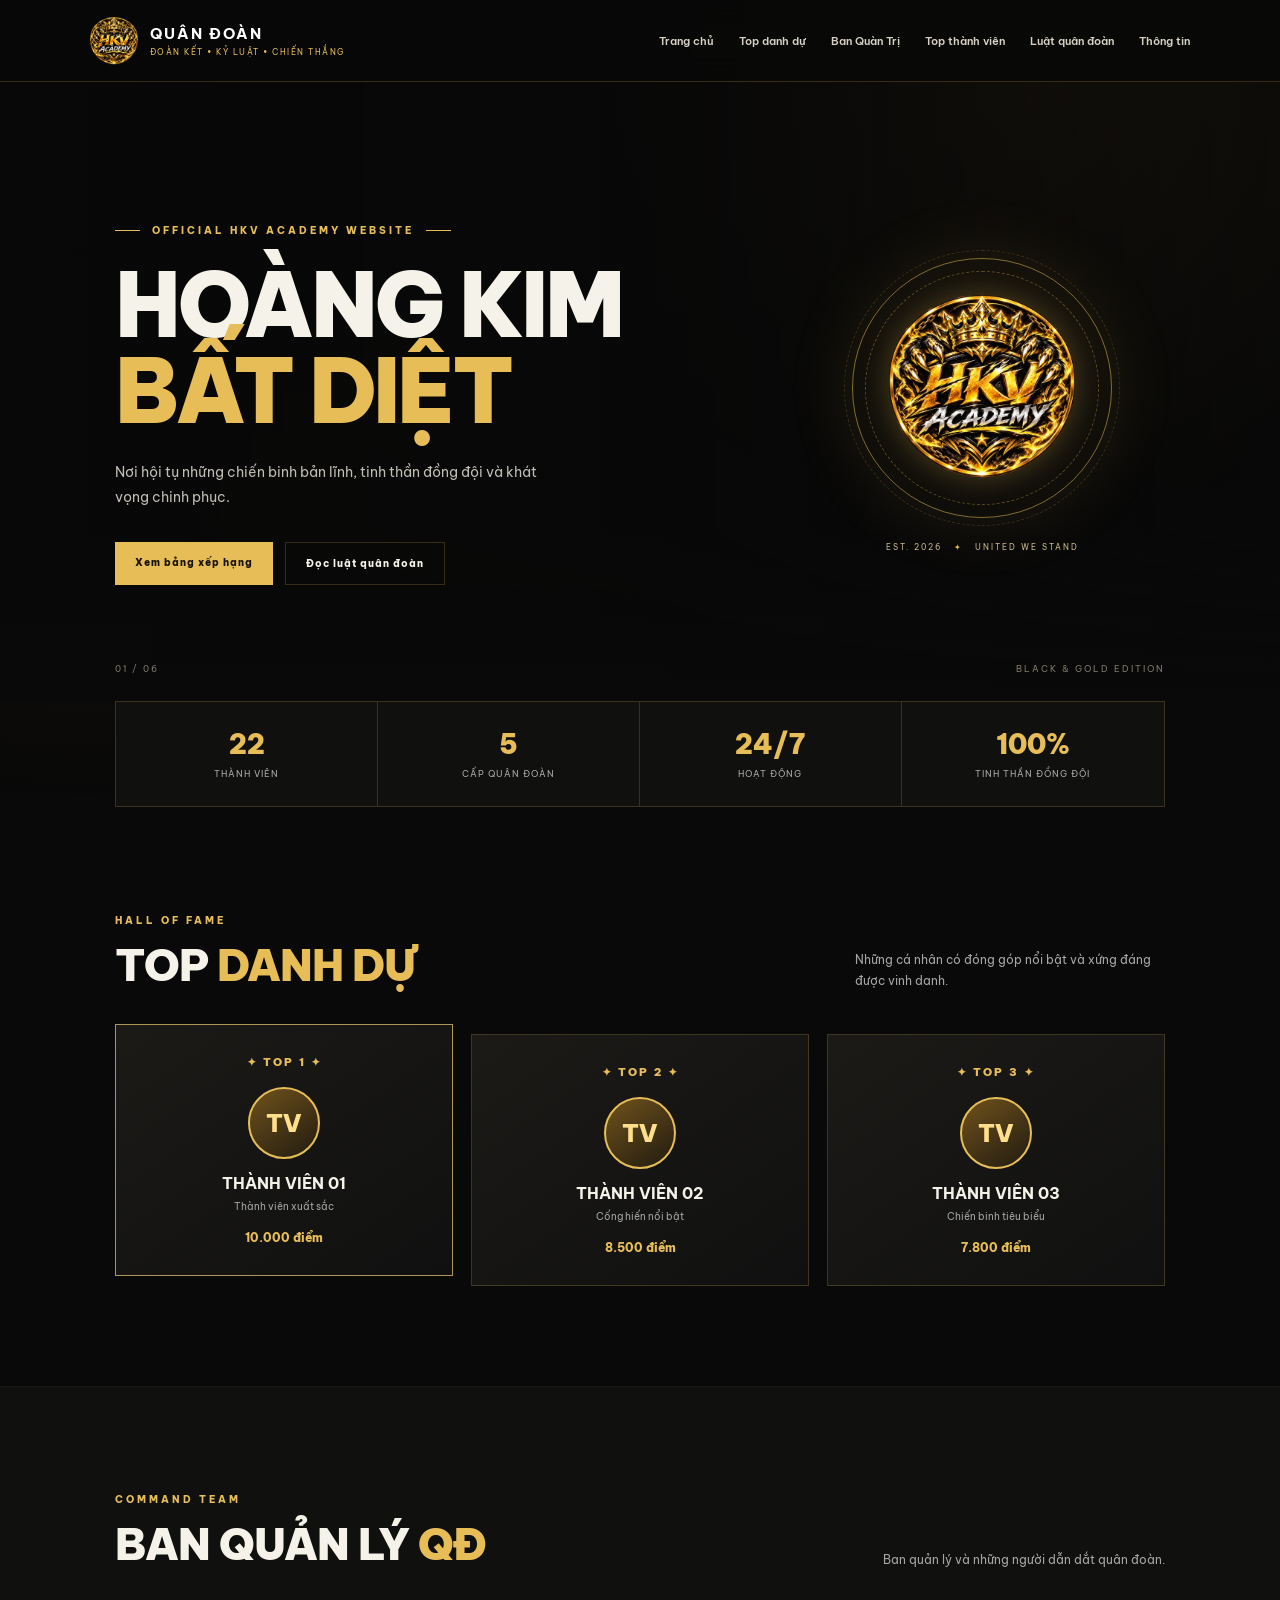
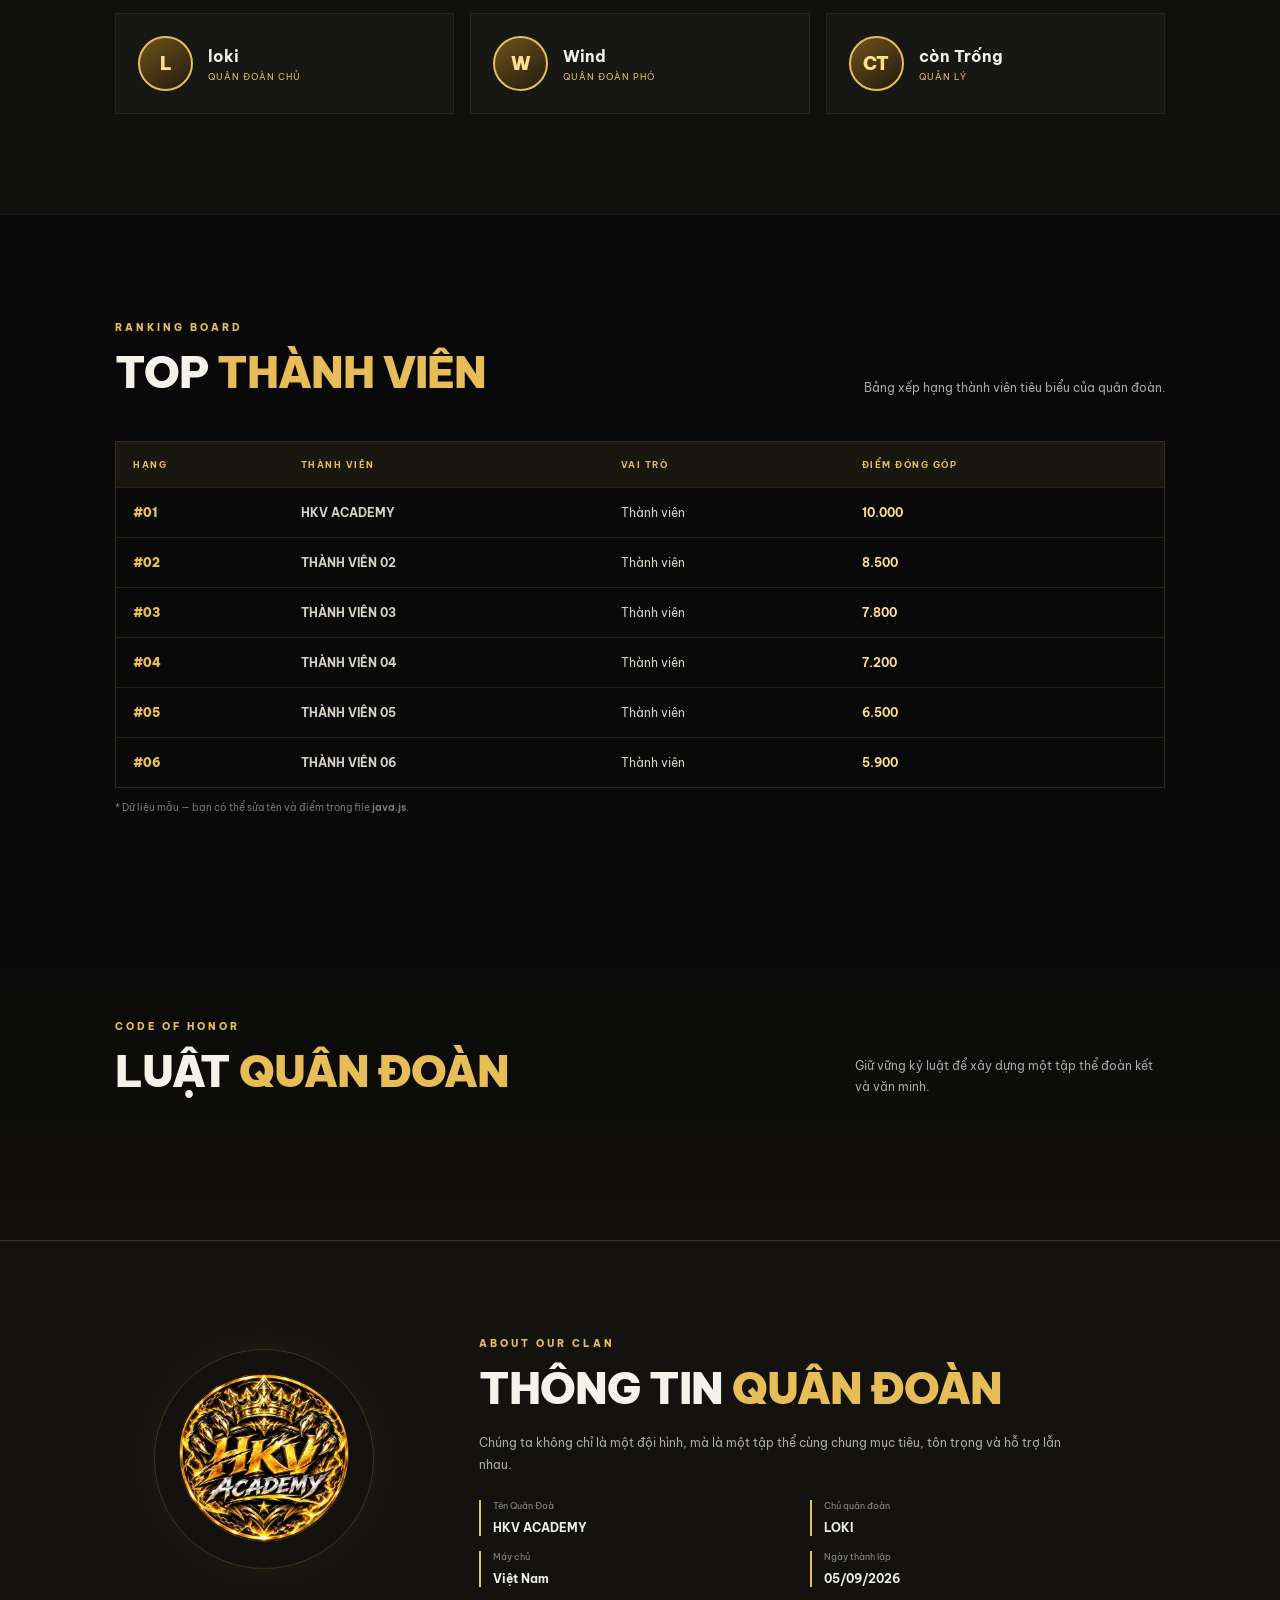
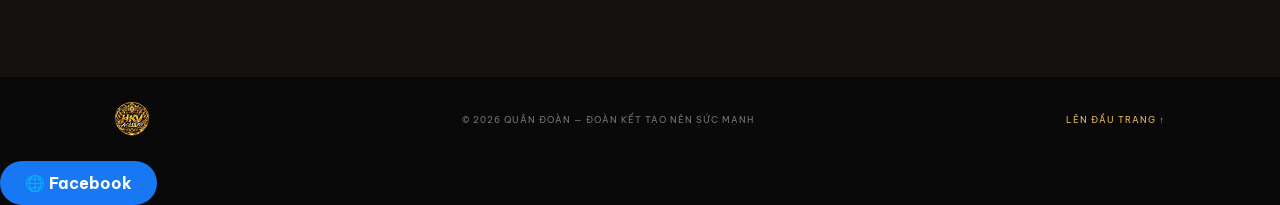
<file: index.html>
<!DOCTYPE html>
<html lang="vi">
<head>
  <meta charset="UTF-8">
  <meta name="viewport" content="width=device-width, initial-scale=1.0">
  <meta name="theme-color" content="#090909">
  <title>QUÂN ĐOÀN | Trang chủ</title>
  <link rel="stylesheet" href="style.css">
</head>
<body>
  <div class="bg-glow"></div>
  <header class="site-header">
    <a class="brand" href="#home">
      <img src="logo.png" alt="Logo Quân Đoàn" class="brand-logo">
      <span><b>QUÂN ĐOÀN</b><small>ĐOÀN KẾT • KỶ LUẬT • CHIẾN THẮNG</small></span>
    </a>
    <button class="menu-toggle" id="menuToggle" aria-label="Mở menu">☰</button>
    <nav id="mainNav">
      <a href="#home">Trang chủ</a>
      <a href="#honor">Top danh dự</a>
      <a href="#leaders">Ban Quàn Trị</a>
      <a href="#members">Top thành viên</a>
      <a href="#rules">Luật quân đoàn</a>
      <a href="#about">Thông tin</a>
    </nav>
  </header>

  <main>
    <section class="hero" id="home">
      <div class="hero-content">
        <div class="eyebrow"><span></span> OFFICIAL HKV ACADEMY WEBSITE <span></span></div>
        <h1>HOÀNG KIM <br><em>BẤT DIỆT</em></h1>
        <p>Nơi hội tụ những chiến binh bản lĩnh, tinh thần đồng đội và khát vọng chinh phục.</p>
        <div class="hero-actions">
          <a class="btn btn-gold" href="#members">Xem bảng xếp hạng</a>
          <a class="btn btn-outline" href="#rules">Đọc luật quân đoàn</a>
        </div>
      </div>
      <div class="hero-mark">
        <div class="mark-ring"><img src="logo.png" alt="Biểu tượng quân đoàn"></div>
        <div class="mark-caption">EST. 2026 <span>✦</span> UNITED WE STAND</div>
      </div>
      <div class="hero-bottom"><span>01 / 06</span><span>BLACK & GOLD EDITION</span></div>
    </section>

    <section class="stats" aria-label="Thống kê quân đoàn">
      <div><strong id="statMembers">50</strong><span>Thành viên</span></div>
      <div><strong id="statLevel">10</strong><span>Cấp quân đoàn</span></div>
      <div><strong>24/7</strong><span>Hoạt động</span></div>
      <div><strong>100%</strong><span>Tinh thần đồng đội</span></div>
    </section>

    <section class="section" id="honor">
      <div class="section-heading">
        <div><span class="kicker">HALL OF FAME</span><h2>TOP <em>DANH DỰ</em></h2></div>
        <p>Những cá nhân có đóng góp nổi bật và xứng đáng được vinh danh.</p>
      </div>
      <div class="podium-grid" id="honorList"></div>
    </section>

    <section class="section dark-section" id="leaders">
      <div class="section-heading">
        <div><span class="kicker">COMMAND TEAM</span><h2>BAN QUẢN LÝ <em>QĐ</em></h2></div>
        <p>Ban quản lý và những người dẫn dắt quân đoàn.</p>
      </div>
      <div class="leader-grid" id="leaderList"></div>
    </section>

    <section class="section" id="members">
      <div class="section-heading">
        <div><span class="kicker">RANKING BOARD</span><h2>TOP <em>THÀNH VIÊN</em></h2></div>
        <p>Bảng xếp hạng thành viên tiêu biểu của quân đoàn.</p>
      </div>
      <div class="table-wrap">
        <table>
          <thead><tr><th>HẠNG</th><th>THÀNH VIÊN</th><th>VAI TRÒ</th><th>ĐIỂM ĐÓNG GÓP</th></tr></thead>
          <tbody id="memberTable"></tbody>
        </table>
      </div>
      <p class="edit-note">* Dữ liệu mẫu — bạn có thể sửa tên và điểm trong file <b>java.js</b>.</p>
    </section>

    <section class="section rules-section" id="rules">
      <div class="section-heading">
        <div><span class="kicker">CODE OF HONOR</span><h2>LUẬT <em>QUÂN ĐOÀN</em></h2></div>
        <p>Giữ vững kỷ luật để xây dựng một tập thể đoàn kết và văn minh.</p>
      </div>
      <div class="rules-grid" id="rulesList"></div>
    </section>

    <section class="about-section" id="about">
      <div class="about-logo"><img src="logo.png" alt="Logo quân đoàn"></div>
      <div class="about-copy">
        <span class="kicker">ABOUT OUR CLAN</span>
        <h2>THÔNG TIN <em>QUÂN ĐOÀN</em></h2>
        <p class="about-description">Chúng ta không chỉ là một đội hình, mà là một tập thể cùng chung mục tiêu, tôn trọng và hỗ trợ lẫn nhau.</p>
        <div class="info-grid">
          <div><span>Tên Quân Đoà<nav></nav></span><b id="clanName">HKV ACADEMY</b></div>
          <div><span>Chủ quân đoàn</span><b id="clanLeader">LOKI</b></div>
          <div><span>Máy chủ</span><b id="clanServer">Việt Nam</b></div>
          <div><span>Ngày thành lập</span><b id="clanDate">5/9/2026</b></div>
        </div>
      </div>
    </section>
  </main>

  <footer>
    <img src="logo.png" alt="" class="footer-logo">
    <p>© <span id="year"></span> QUÂN ĐOÀN — ĐOÀN KẾT TẠO NÊN SỨC MẠNH</p>
    <a href="#home">LÊN ĐẦU TRANG ↑</a>
  </footer>
  <script src="java.js"></script>
  <a href="https://www.facebook.com/share/1FVz436ten/?mibextid=wwXIfr"
   target="_blank"
   rel="noopener noreferrer"
   class="facebook-btn">
   🌐 Facebook
</a>
</body>
</html>
</file>
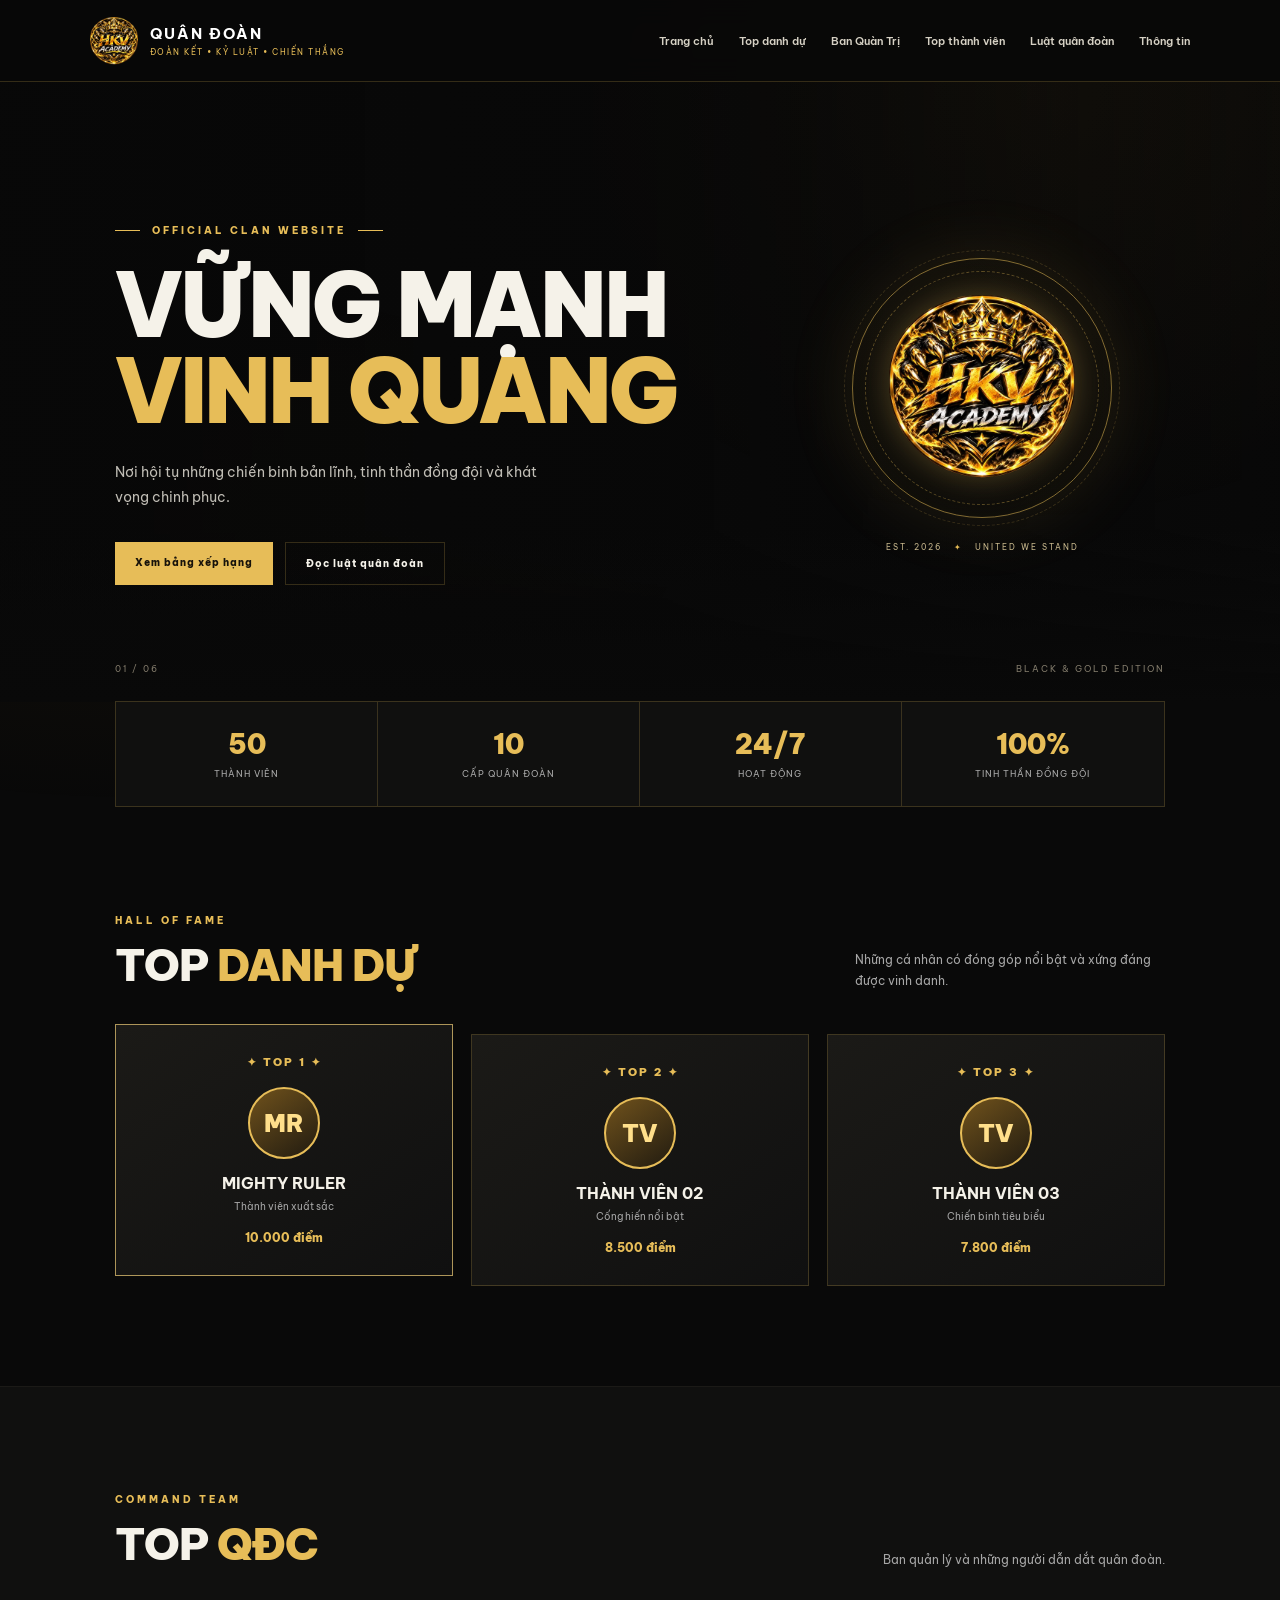
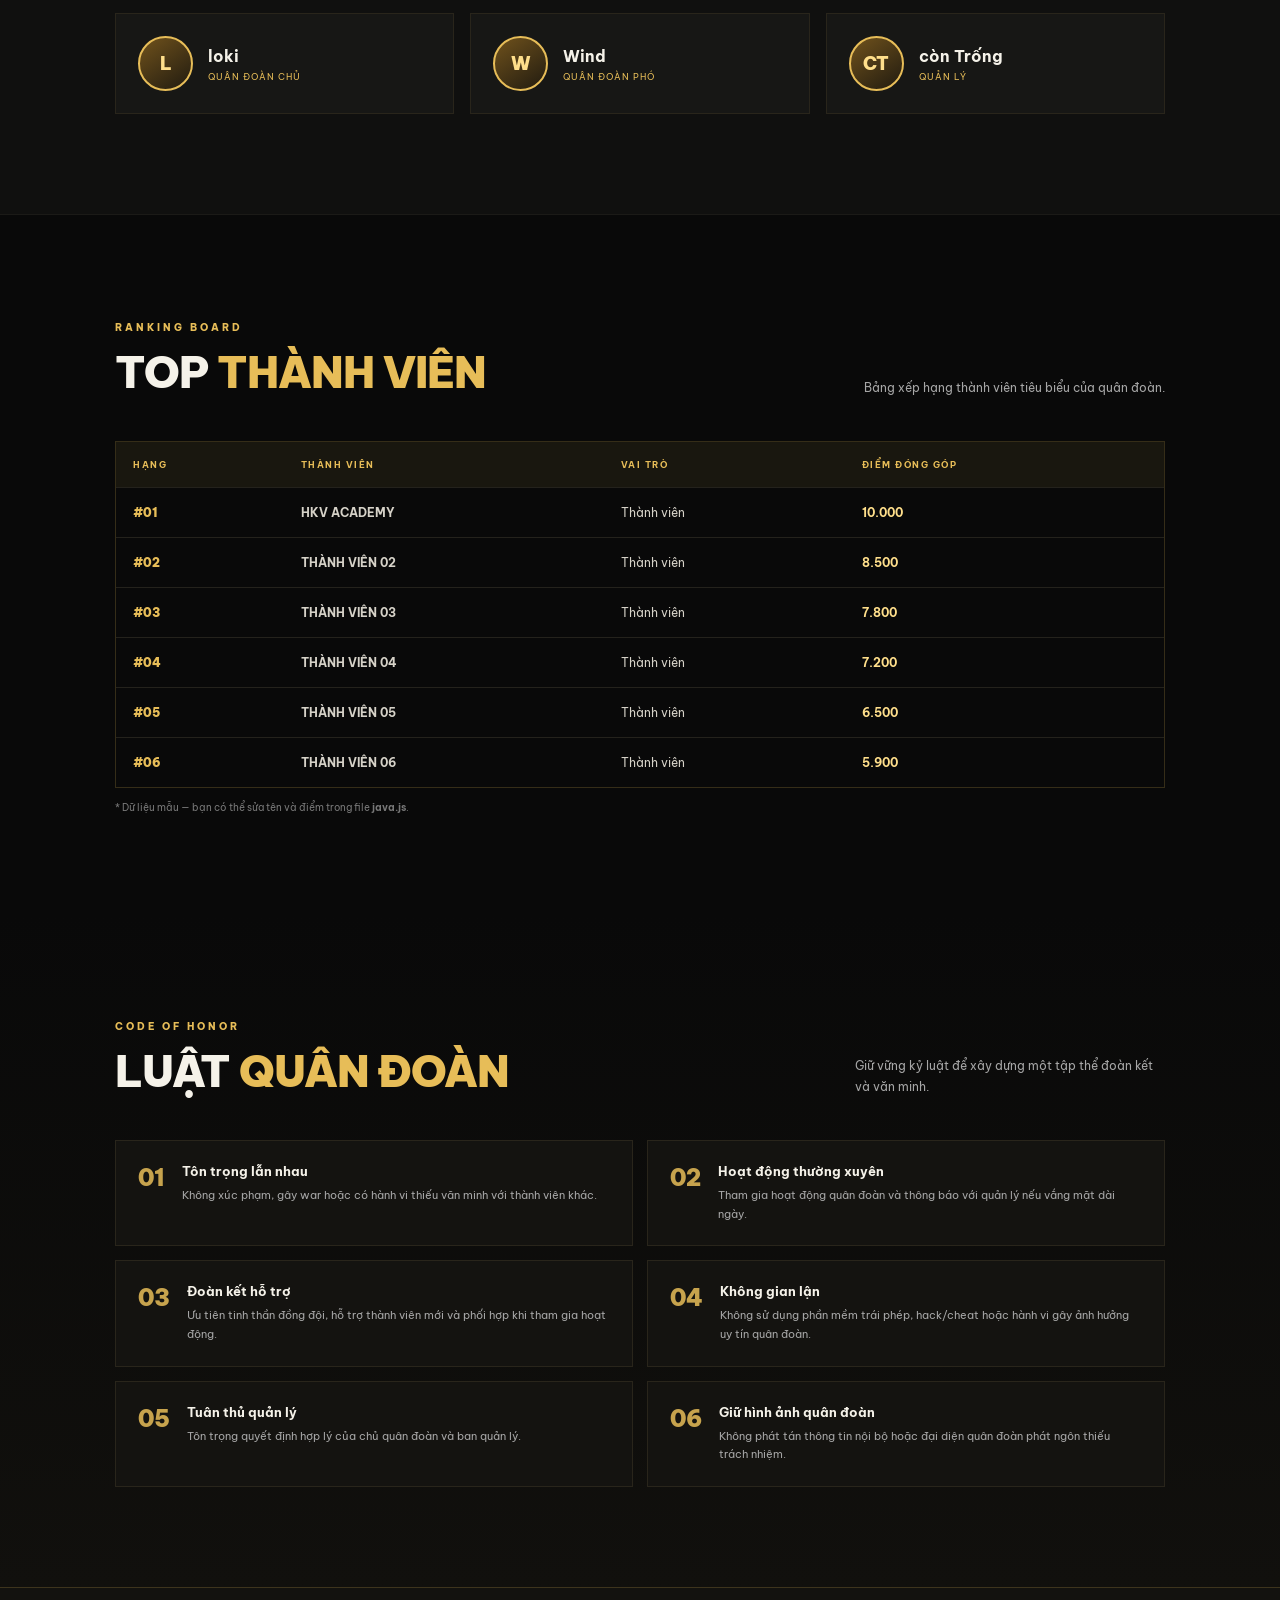
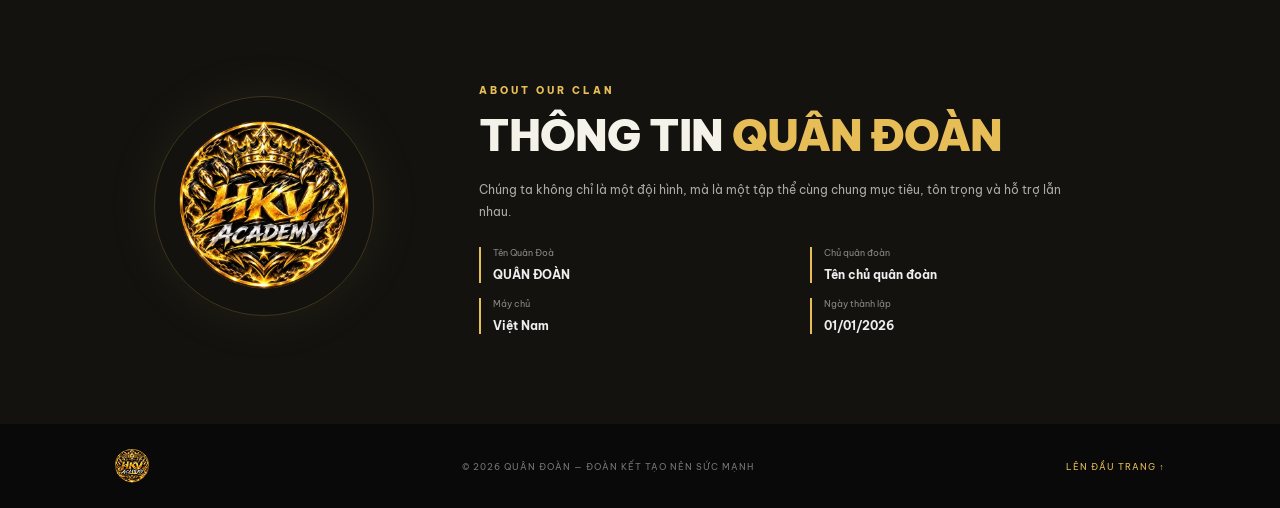
<file: ACademy/index.html>
<!DOCTYPE html>
<html lang="vi">
<head>
  <meta charset="UTF-8">
  <meta name="viewport" content="width=device-width, initial-scale=1.0">
  <meta name="theme-color" content="#090909">
  <title>QUÂN ĐOÀN | Trang chủ</title>
  <link rel="stylesheet" href="style.css">
</head>
<body>
  <div class="bg-glow"></div>
  <header class="site-header">
    <a class="brand" href="#home">
      <img src="logo.png" alt="Logo Quân Đoàn" class="brand-logo">
      <span><b>QUÂN ĐOÀN</b><small>ĐOÀN KẾT • KỶ LUẬT • CHIẾN THẮNG</small></span>
    </a>
    <button class="menu-toggle" id="menuToggle" aria-label="Mở menu">☰</button>
    <nav id="mainNav">
      <a href="#home">Trang chủ</a>
      <a href="#honor">Top danh dự</a>
      <a href="#leaders">Ban Quàn Trị</a>
      <a href="#members">Top thành viên</a>
      <a href="#rules">Luật quân đoàn</a>
      <a href="#about">Thông tin</a>
    </nav>
  </header>

  <main>
    <section class="hero" id="home">
      <div class="hero-content">
        <div class="eyebrow"><span></span> OFFICIAL CLAN WEBSITE <span></span></div>
        <h1>VỮNG MẠNH<br><em>VINH QUANG</em></h1>
        <p>Nơi hội tụ những chiến binh bản lĩnh, tinh thần đồng đội và khát vọng chinh phục.</p>
        <div class="hero-actions">
          <a class="btn btn-gold" href="#members">Xem bảng xếp hạng</a>
          <a class="btn btn-outline" href="#rules">Đọc luật quân đoàn</a>
        </div>
      </div>
      <div class="hero-mark">
        <div class="mark-ring"><img src="logo.png" alt="Biểu tượng quân đoàn"></div>
        <div class="mark-caption">EST. 2026 <span>✦</span> UNITED WE STAND</div>
      </div>
      <div class="hero-bottom"><span>01 / 06</span><span>BLACK & GOLD EDITION</span></div>
    </section>

    <section class="stats" aria-label="Thống kê quân đoàn">
      <div><strong id="statMembers">50</strong><span>Thành viên</span></div>
      <div><strong id="statLevel">10</strong><span>Cấp quân đoàn</span></div>
      <div><strong>24/7</strong><span>Hoạt động</span></div>
      <div><strong>100%</strong><span>Tinh thần đồng đội</span></div>
    </section>

    <section class="section" id="honor">
      <div class="section-heading">
        <div><span class="kicker">HALL OF FAME</span><h2>TOP <em>DANH DỰ</em></h2></div>
        <p>Những cá nhân có đóng góp nổi bật và xứng đáng được vinh danh.</p>
      </div>
      <div class="podium-grid" id="honorList"></div>
    </section>

    <section class="section dark-section" id="leaders">
      <div class="section-heading">
        <div><span class="kicker">COMMAND TEAM</span><h2>TOP <em>QĐC</em></h2></div>
        <p>Ban quản lý và những người dẫn dắt quân đoàn.</p>
      </div>
      <div class="leader-grid" id="leaderList"></div>
    </section>

    <section class="section" id="members">
      <div class="section-heading">
        <div><span class="kicker">RANKING BOARD</span><h2>TOP <em>THÀNH VIÊN</em></h2></div>
        <p>Bảng xếp hạng thành viên tiêu biểu của quân đoàn.</p>
      </div>
      <div class="table-wrap">
        <table>
          <thead><tr><th>HẠNG</th><th>THÀNH VIÊN</th><th>VAI TRÒ</th><th>ĐIỂM ĐÓNG GÓP</th></tr></thead>
          <tbody id="memberTable"></tbody>
        </table>
      </div>
      <p class="edit-note">* Dữ liệu mẫu — bạn có thể sửa tên và điểm trong file <b>java.js</b>.</p>
    </section>

    <section class="section rules-section" id="rules">
      <div class="section-heading">
        <div><span class="kicker">CODE OF HONOR</span><h2>LUẬT <em>QUÂN ĐOÀN</em></h2></div>
        <p>Giữ vững kỷ luật để xây dựng một tập thể đoàn kết và văn minh.</p>
      </div>
      <div class="rules-grid" id="rulesList"></div>
    </section>

    <section class="about-section" id="about">
      <div class="about-logo"><img src="logo.png" alt="Logo quân đoàn"></div>
      <div class="about-copy">
        <span class="kicker">ABOUT OUR CLAN</span>
        <h2>THÔNG TIN <em>QUÂN ĐOÀN</em></h2>
        <p class="about-description">Chúng ta không chỉ là một đội hình, mà là một tập thể cùng chung mục tiêu, tôn trọng và hỗ trợ lẫn nhau.</p>
        <div class="info-grid">
          <div><span>Tên Quân Đoà<nav></nav></span><b id="clanName">HKV ACADEMY</b></div>
          <div><span>Chủ quân đoàn</span><b id="clanLeader">LOKI</b></div>
          <div><span>Máy chủ</span><b id="clanServer">Việt Nam</b></div>
          <div><span>Ngày thành lập</span><b id="clanDate">5/9/2026</b></div>
        </div>
      </div>
    </section>
  </main>

  <footer>
    <img src="logo.png" alt="" class="footer-logo">
    <p>© <span id="year"></span> QUÂN ĐOÀN — ĐOÀN KẾT TẠO NÊN SỨC MẠNH</p>
    <a href="#home">LÊN ĐẦU TRANG ↑</a>
  </footer>
  <script src="java.js"></script>
</body>
</html>
</file>
<file: style.css>
@import url('https://fonts.googleapis.com/css2?family=Be+Vietnam+Pro:wght@300;400;500;600;700;800;900&display=swap');
:root{--gold:#e7bd58;--gold2:#ffdf8b;--black:#090909;--panel:#141414;--muted:#a6a6a6;--line:rgba(231,189,88,.2)}
*{box-sizing:border-box;margin:0;padding:0}
html{scroll-behavior:smooth;scroll-padding-top:90px}
body{font-family:'Be Vietnam Pro',Arial,sans-serif;background:var(--black);color:#f5f2e9;overflow-x:hidden}
.bg-glow{position:fixed;inset:0;pointer-events:none;background:radial-gradient(ellipse at 80% 10%,rgba(180,128,35,.09),transparent 38%),radial-gradient(ellipse at 10% 60%,rgba(180,128,35,.05),transparent 35%);z-index:-1}
.site-header{height:82px;padding:0 7%;display:flex;align-items:center;justify-content:space-between;background:rgba(8,8,8,.92);border-bottom:1px solid var(--line);position:sticky;top:0;z-index:20;backdrop-filter:blur(14px)}
.brand{display:flex;align-items:center;gap:12px;color:white;text-decoration:none}.brand-logo{width:48px;height:48px}.brand b{display:block;letter-spacing:2px;font-size:15px}.brand small{display:block;color:var(--gold);font-size:8px;letter-spacing:1.5px;margin-top:4px}
nav{display:flex;gap:25px}nav a{color:#d6d1c4;text-decoration:none;font-size:11px;font-weight:600;transition:.2s}nav a:hover{color:var(--gold)}
.menu-toggle{display:none;background:none;border:0;color:var(--gold);font-size:26px}
.hero{min-height:620px;padding:100px 9% 75px;display:flex;align-items:center;justify-content:space-between;position:relative;overflow:hidden;background:linear-gradient(90deg,rgba(8,8,8,.98) 0%,rgba(8,8,8,.82) 52%,rgba(8,8,8,.35) 100%),url('https://images.unsplash.com/photo-1519608487953-e999c86e7455?auto=format&fit=crop&w=1800&q=80') center/cover}
.hero:after{content:"";position:absolute;inset:0;background:linear-gradient(0deg,#090909,transparent 28%);pointer-events:none}
.hero-content{max-width:590px;z-index:1}.eyebrow,.kicker{color:var(--gold);font-size:10px;font-weight:800;letter-spacing:3px}.eyebrow{display:flex;align-items:center;gap:12px}.eyebrow span{width:25px;height:1px;background:var(--gold)}
h1{font-size:clamp(52px,7vw,88px);line-height:.98;letter-spacing:-3px;margin:25px 0;font-weight:900}h1 em,h2 em{font-style:normal;color:var(--gold)}
.hero-content p{max-width:440px;color:#c0bdb5;line-height:1.8;font-size:14px}.hero-actions{display:flex;gap:12px;margin-top:32px;flex-wrap:wrap}
.btn{padding:14px 20px;text-decoration:none;font-size:10px;font-weight:800;letter-spacing:1px;transition:.2s}.btn-gold{background:var(--gold);color:#17120a}.btn-gold:hover{background:var(--gold2);transform:translateY(-2px)}.btn-outline{border:1px solid var(--line);color:#f5f2e9}.btn-outline:hover{border-color:var(--gold);color:var(--gold)}
.hero-mark{z-index:1;text-align:center;margin-right:5%;}.mark-ring{width:260px;height:260px;border:1px solid rgba(231,189,88,.55);border-radius:50%;display:grid;place-items:center;box-shadow:0 0 70px rgba(231,189,88,.12),inset 0 0 50px rgba(231,189,88,.08);position:relative}.mark-ring:before,.mark-ring:after{content:"";position:absolute;inset:12px;border:1px dashed rgba(231,189,88,.35);border-radius:50%}.mark-ring:after{inset:-9px;border-color:rgba(231,189,88,.18)}.mark-ring img{width:72%;filter:drop-shadow(0 0 18px rgba(231,189,88,.35))}.mark-caption{font-size:8px;letter-spacing:2px;color:#c9b98f;margin-top:24px}.mark-caption span{color:var(--gold);padding:0 8px}.hero-bottom{position:absolute;z-index:2;bottom:28px;left:9%;right:9%;display:flex;justify-content:space-between;color:#827b6b;font-size:9px;letter-spacing:2px}
.stats{display:grid;grid-template-columns:repeat(4,1fr);margin:0 9%;border:1px solid var(--line);background:#10100f;transform:translateY(-1px)}.stats div{text-align:center;padding:25px 10px;border-right:1px solid var(--line)}.stats div:last-child{border:0}.stats strong{display:block;color:var(--gold);font-size:27px;font-weight:900}.stats span{font-size:9px;color:#aaa;letter-spacing:1px;text-transform:uppercase}
.section{padding:100px 9%}.dark-section{background:#10100f;border-top:1px solid #1b1a17;border-bottom:1px solid #1b1a17}.section-heading{display:flex;justify-content:space-between;align-items:end;gap:25px;margin-bottom:42px}.section-heading h2,.about-copy h2{font-size:clamp(28px,4vw,43px);letter-spacing:-1px;margin-top:10px;font-weight:900}.section-heading p{max-width:310px;color:var(--muted);font-size:12px;line-height:1.8}
.podium-grid{display:grid;grid-template-columns:repeat(3,1fr);gap:18px}.honor-card{background:linear-gradient(145deg,#1b1a17,#101010);border:1px solid var(--line);padding:30px 22px;text-align:center;position:relative}.honor-card:first-child{border-color:rgba(255,218,126,.65);transform:translateY(-10px)}.rank{color:var(--gold);font-size:11px;letter-spacing:2px;font-weight:900}.avatar{width:72px;height:72px;margin:18px auto 14px;border-radius:50%;display:grid;place-items:center;background:linear-gradient(145deg,#70521c,#211b10);border:2px solid var(--gold);color:var(--gold2);font-size:24px;font-weight:900}.honor-card h3,.leader-card h3{font-size:16px}.honor-card p,.leader-card p{color:var(--muted);font-size:10px;margin-top:7px}.honor-card .score{color:var(--gold);font-size:12px;margin-top:17px;font-weight:800}
.leader-grid{display:grid;grid-template-columns:repeat(3,1fr);gap:16px}.leader-card{padding:22px;background:#171715;border:1px solid #29251b;display:flex;align-items:center;gap:15px}.leader-card .avatar{width:55px;height:55px;flex:none;margin:0;font-size:18px}.leader-card .role{color:var(--gold);font-size:9px;letter-spacing:1px;margin-top:5px}
.table-wrap{overflow-x:auto;border:1px solid var(--line)}table{width:100%;border-collapse:collapse;min-width:560px}th{text-align:left;color:var(--gold);font-size:9px;letter-spacing:1.5px;background:#19170f;padding:17px}td{padding:17px;border-top:1px solid #24221c;color:#d6d2c8;font-size:12px}tbody tr:hover{background:#17150f}.rank-cell{color:var(--gold);font-weight:900}.points{color:var(--gold2);font-weight:700}.edit-note{color:#777;font-size:10px;margin-top:13px}
.rules-section{background:linear-gradient(180deg,#090909,#11100d)}.rules-grid{display:grid;grid-template-columns:repeat(2,1fr);gap:14px}.rule-card{display:flex;gap:17px;padding:22px;background:#141310;border:1px solid #29251b}.rule-number{font-size:23px;font-weight:900;color:var(--gold);opacity:.85}.rule-card h3{font-size:13px;margin-bottom:7px}.rule-card p{font-size:11px;color:var(--muted);line-height:1.7}
.about-section{padding:90px 12%;display:grid;grid-template-columns:260px 1fr;gap:65px;align-items:center;background:#13120f;border-top:1px solid var(--line)}.about-logo{width:220px;height:220px;border:1px solid var(--line);border-radius:50%;display:grid;place-items:center;box-shadow:0 0 55px rgba(231,189,88,.08)}.about-logo img{width:78%}.about-description{color:#aaa;font-size:12px;line-height:1.8;max-width:600px;margin:17px 0 25px}.info-grid{display:grid;grid-template-columns:repeat(2,1fr);gap:15px}.info-grid div{border-left:2px solid var(--gold);padding-left:12px}.info-grid span{display:block;color:#888;font-size:9px;margin-bottom:5px}.info-grid b{font-size:12px;color:#eee}
footer{padding:25px 9%;display:flex;align-items:center;justify-content:space-between;gap:15px;color:#777;font-size:9px;letter-spacing:1px}.footer-logo{width:34px}footer a{color:var(--gold);text-decoration:none}
@media(max-width:900px){.site-header{padding:0 5%}nav{gap:12px}nav a{font-size:9px}.hero{padding-left:7%;padding-right:7%}.hero-mark{margin-right:0}.mark-ring{width:210px;height:210px}.section{padding:75px 7%}.leader-grid{grid-template-columns:repeat(2,1fr)}}
@media(max-width:650px){.site-header{height:70px}.menu-toggle{display:block}nav{display:none;position:absolute;top:70px;left:0;right:0;padding:18px 6%;background:#0d0d0c;border-bottom:1px solid var(--line);flex-direction:column;gap:18px}nav.open{display:flex}nav a{font-size:11px}.hero{min-height:650px;padding-top:65px;display:block;background-position:60% center}.hero-mark{margin:55px auto 0;width:max-content}.mark-ring{width:145px;height:145px}.mark-caption{margin-top:14px;font-size:7px}.hero-bottom{left:7%;right:7%}.stats{margin:0 5%;grid-template-columns:repeat(2,1fr)}.stats div:nth-child(2){border-right:0}.stats div:nth-child(-n+2){border-bottom:1px solid var(--line)}.stats strong{font-size:22px}.section{padding:65px 6%}.section-heading{display:block}.section-heading p{margin-top:13px}.podium-grid{grid-template-columns:1fr;gap:12px}.honor-card:first-child{transform:none}.leader-grid{grid-template-columns:1fr}.rules-grid{grid-template-columns:1fr}.about-section{padding:65px 7%;grid-template-columns:1fr;gap:30px}.about-logo{width:150px;height:150px;margin:auto}.info-grid{gap:18px}footer{padding:22px 6%;flex-wrap:wrap}footer p{flex:1;min-width:190px}}
.facebook-btn {
    display: inline-block;
    padding: 12px 25px;
    background: #1877F2;
    color: white;
    text-decoration: none;
    border-radius: 30px;
    font-weight: bold;
    transition: 0.3s;
}

.facebook-btn:hover {
    background: #0756b5;
    transform: scale(1.05);
}
</file>
<file: ACademy/style.css>
@import url('https://fonts.googleapis.com/css2?family=Be+Vietnam+Pro:wght@300;400;500;600;700;800;900&display=swap');
:root{--gold:#e7bd58;--gold2:#ffdf8b;--black:#090909;--panel:#141414;--muted:#a6a6a6;--line:rgba(231,189,88,.2)}
*{box-sizing:border-box;margin:0;padding:0}
html{scroll-behavior:smooth;scroll-padding-top:90px}
body{font-family:'Be Vietnam Pro',Arial,sans-serif;background:var(--black);color:#f5f2e9;overflow-x:hidden}
.bg-glow{position:fixed;inset:0;pointer-events:none;background:radial-gradient(ellipse at 80% 10%,rgba(180,128,35,.09),transparent 38%),radial-gradient(ellipse at 10% 60%,rgba(180,128,35,.05),transparent 35%);z-index:-1}
.site-header{height:82px;padding:0 7%;display:flex;align-items:center;justify-content:space-between;background:rgba(8,8,8,.92);border-bottom:1px solid var(--line);position:sticky;top:0;z-index:20;backdrop-filter:blur(14px)}
.brand{display:flex;align-items:center;gap:12px;color:white;text-decoration:none}.brand-logo{width:48px;height:48px}.brand b{display:block;letter-spacing:2px;font-size:15px}.brand small{display:block;color:var(--gold);font-size:8px;letter-spacing:1.5px;margin-top:4px}
nav{display:flex;gap:25px}nav a{color:#d6d1c4;text-decoration:none;font-size:11px;font-weight:600;transition:.2s}nav a:hover{color:var(--gold)}
.menu-toggle{display:none;background:none;border:0;color:var(--gold);font-size:26px}
.hero{min-height:620px;padding:100px 9% 75px;display:flex;align-items:center;justify-content:space-between;position:relative;overflow:hidden;background:linear-gradient(90deg,rgba(8,8,8,.98) 0%,rgba(8,8,8,.82) 52%,rgba(8,8,8,.35) 100%),url('https://images.unsplash.com/photo-1519608487953-e999c86e7455?auto=format&fit=crop&w=1800&q=80') center/cover}
.hero:after{content:"";position:absolute;inset:0;background:linear-gradient(0deg,#090909,transparent 28%);pointer-events:none}
.hero-content{max-width:590px;z-index:1}.eyebrow,.kicker{color:var(--gold);font-size:10px;font-weight:800;letter-spacing:3px}.eyebrow{display:flex;align-items:center;gap:12px}.eyebrow span{width:25px;height:1px;background:var(--gold)}
h1{font-size:clamp(52px,7vw,88px);line-height:.98;letter-spacing:-3px;margin:25px 0;font-weight:900}h1 em,h2 em{font-style:normal;color:var(--gold)}
.hero-content p{max-width:440px;color:#c0bdb5;line-height:1.8;font-size:14px}.hero-actions{display:flex;gap:12px;margin-top:32px;flex-wrap:wrap}
.btn{padding:14px 20px;text-decoration:none;font-size:10px;font-weight:800;letter-spacing:1px;transition:.2s}.btn-gold{background:var(--gold);color:#17120a}.btn-gold:hover{background:var(--gold2);transform:translateY(-2px)}.btn-outline{border:1px solid var(--line);color:#f5f2e9}.btn-outline:hover{border-color:var(--gold);color:var(--gold)}
.hero-mark{z-index:1;text-align:center;margin-right:5%;}.mark-ring{width:260px;height:260px;border:1px solid rgba(231,189,88,.55);border-radius:50%;display:grid;place-items:center;box-shadow:0 0 70px rgba(231,189,88,.12),inset 0 0 50px rgba(231,189,88,.08);position:relative}.mark-ring:before,.mark-ring:after{content:"";position:absolute;inset:12px;border:1px dashed rgba(231,189,88,.35);border-radius:50%}.mark-ring:after{inset:-9px;border-color:rgba(231,189,88,.18)}.mark-ring img{width:72%;filter:drop-shadow(0 0 18px rgba(231,189,88,.35))}.mark-caption{font-size:8px;letter-spacing:2px;color:#c9b98f;margin-top:24px}.mark-caption span{color:var(--gold);padding:0 8px}.hero-bottom{position:absolute;z-index:2;bottom:28px;left:9%;right:9%;display:flex;justify-content:space-between;color:#827b6b;font-size:9px;letter-spacing:2px}
.stats{display:grid;grid-template-columns:repeat(4,1fr);margin:0 9%;border:1px solid var(--line);background:#10100f;transform:translateY(-1px)}.stats div{text-align:center;padding:25px 10px;border-right:1px solid var(--line)}.stats div:last-child{border:0}.stats strong{display:block;color:var(--gold);font-size:27px;font-weight:900}.stats span{font-size:9px;color:#aaa;letter-spacing:1px;text-transform:uppercase}
.section{padding:100px 9%}.dark-section{background:#10100f;border-top:1px solid #1b1a17;border-bottom:1px solid #1b1a17}.section-heading{display:flex;justify-content:space-between;align-items:end;gap:25px;margin-bottom:42px}.section-heading h2,.about-copy h2{font-size:clamp(28px,4vw,43px);letter-spacing:-1px;margin-top:10px;font-weight:900}.section-heading p{max-width:310px;color:var(--muted);font-size:12px;line-height:1.8}
.podium-grid{display:grid;grid-template-columns:repeat(3,1fr);gap:18px}.honor-card{background:linear-gradient(145deg,#1b1a17,#101010);border:1px solid var(--line);padding:30px 22px;text-align:center;position:relative}.honor-card:first-child{border-color:rgba(255,218,126,.65);transform:translateY(-10px)}.rank{color:var(--gold);font-size:11px;letter-spacing:2px;font-weight:900}.avatar{width:72px;height:72px;margin:18px auto 14px;border-radius:50%;display:grid;place-items:center;background:linear-gradient(145deg,#70521c,#211b10);border:2px solid var(--gold);color:var(--gold2);font-size:24px;font-weight:900}.honor-card h3,.leader-card h3{font-size:16px}.honor-card p,.leader-card p{color:var(--muted);font-size:10px;margin-top:7px}.honor-card .score{color:var(--gold);font-size:12px;margin-top:17px;font-weight:800}
.leader-grid{display:grid;grid-template-columns:repeat(3,1fr);gap:16px}.leader-card{padding:22px;background:#171715;border:1px solid #29251b;display:flex;align-items:center;gap:15px}.leader-card .avatar{width:55px;height:55px;flex:none;margin:0;font-size:18px}.leader-card .role{color:var(--gold);font-size:9px;letter-spacing:1px;margin-top:5px}
.table-wrap{overflow-x:auto;border:1px solid var(--line)}table{width:100%;border-collapse:collapse;min-width:560px}th{text-align:left;color:var(--gold);font-size:9px;letter-spacing:1.5px;background:#19170f;padding:17px}td{padding:17px;border-top:1px solid #24221c;color:#d6d2c8;font-size:12px}tbody tr:hover{background:#17150f}.rank-cell{color:var(--gold);font-weight:900}.points{color:var(--gold2);font-weight:700}.edit-note{color:#777;font-size:10px;margin-top:13px}
.rules-section{background:linear-gradient(180deg,#090909,#11100d)}.rules-grid{display:grid;grid-template-columns:repeat(2,1fr);gap:14px}.rule-card{display:flex;gap:17px;padding:22px;background:#141310;border:1px solid #29251b}.rule-number{font-size:23px;font-weight:900;color:var(--gold);opacity:.85}.rule-card h3{font-size:13px;margin-bottom:7px}.rule-card p{font-size:11px;color:var(--muted);line-height:1.7}
.about-section{padding:90px 12%;display:grid;grid-template-columns:260px 1fr;gap:65px;align-items:center;background:#13120f;border-top:1px solid var(--line)}.about-logo{width:220px;height:220px;border:1px solid var(--line);border-radius:50%;display:grid;place-items:center;box-shadow:0 0 55px rgba(231,189,88,.08)}.about-logo img{width:78%}.about-description{color:#aaa;font-size:12px;line-height:1.8;max-width:600px;margin:17px 0 25px}.info-grid{display:grid;grid-template-columns:repeat(2,1fr);gap:15px}.info-grid div{border-left:2px solid var(--gold);padding-left:12px}.info-grid span{display:block;color:#888;font-size:9px;margin-bottom:5px}.info-grid b{font-size:12px;color:#eee}
footer{padding:25px 9%;display:flex;align-items:center;justify-content:space-between;gap:15px;color:#777;font-size:9px;letter-spacing:1px}.footer-logo{width:34px}footer a{color:var(--gold);text-decoration:none}
@media(max-width:900px){.site-header{padding:0 5%}nav{gap:12px}nav a{font-size:9px}.hero{padding-left:7%;padding-right:7%}.hero-mark{margin-right:0}.mark-ring{width:210px;height:210px}.section{padding:75px 7%}.leader-grid{grid-template-columns:repeat(2,1fr)}}
@media(max-width:650px){.site-header{height:70px}.menu-toggle{display:block}nav{display:none;position:absolute;top:70px;left:0;right:0;padding:18px 6%;background:#0d0d0c;border-bottom:1px solid var(--line);flex-direction:column;gap:18px}nav.open{display:flex}nav a{font-size:11px}.hero{min-height:650px;padding-top:65px;display:block;background-position:60% center}.hero-mark{margin:55px auto 0;width:max-content}.mark-ring{width:145px;height:145px}.mark-caption{margin-top:14px;font-size:7px}.hero-bottom{left:7%;right:7%}.stats{margin:0 5%;grid-template-columns:repeat(2,1fr)}.stats div:nth-child(2){border-right:0}.stats div:nth-child(-n+2){border-bottom:1px solid var(--line)}.stats strong{font-size:22px}.section{padding:65px 6%}.section-heading{display:block}.section-heading p{margin-top:13px}.podium-grid{grid-template-columns:1fr;gap:12px}.honor-card:first-child{transform:none}.leader-grid{grid-template-columns:1fr}.rules-grid{grid-template-columns:1fr}.about-section{padding:65px 7%;grid-template-columns:1fr;gap:30px}.about-logo{width:150px;height:150px;margin:auto}.info-grid{gap:18px}footer{padding:22px 6%;flex-wrap:wrap}footer p{flex:1;min-width:190px}}
</file>
